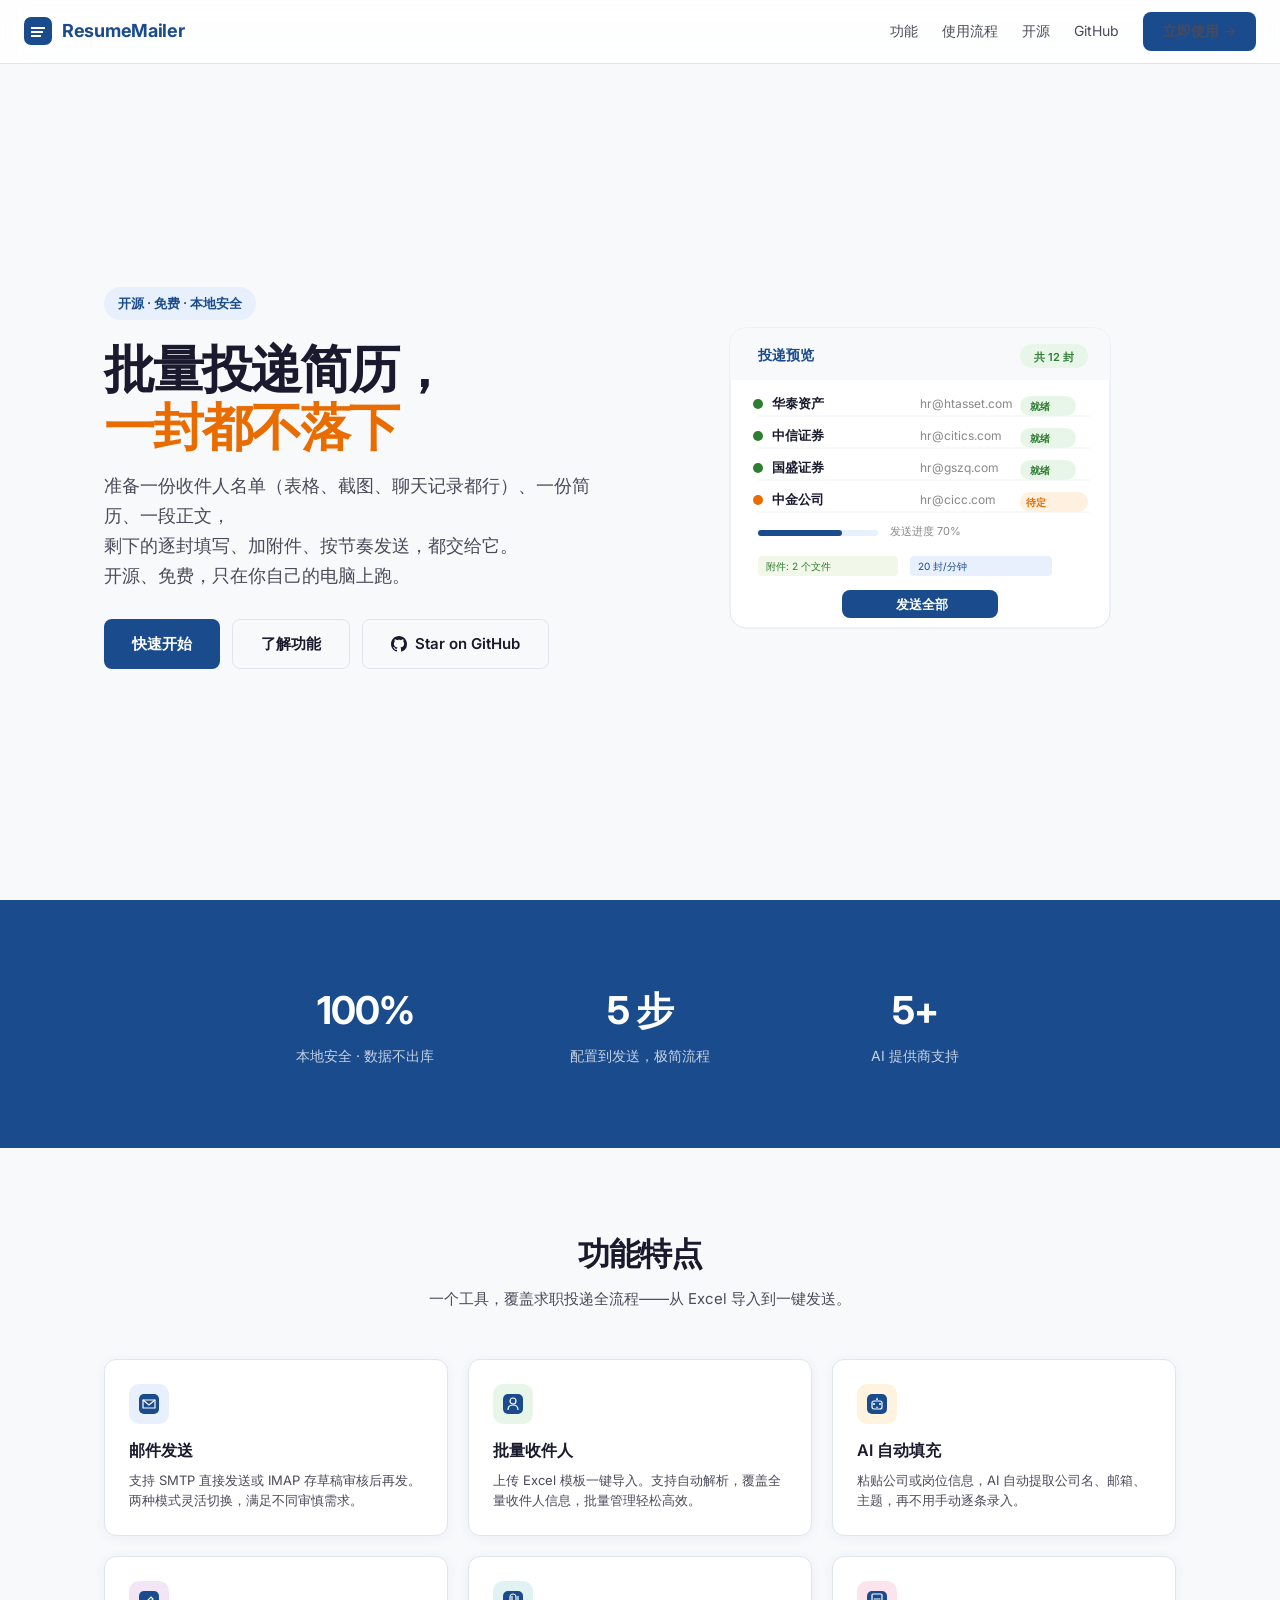
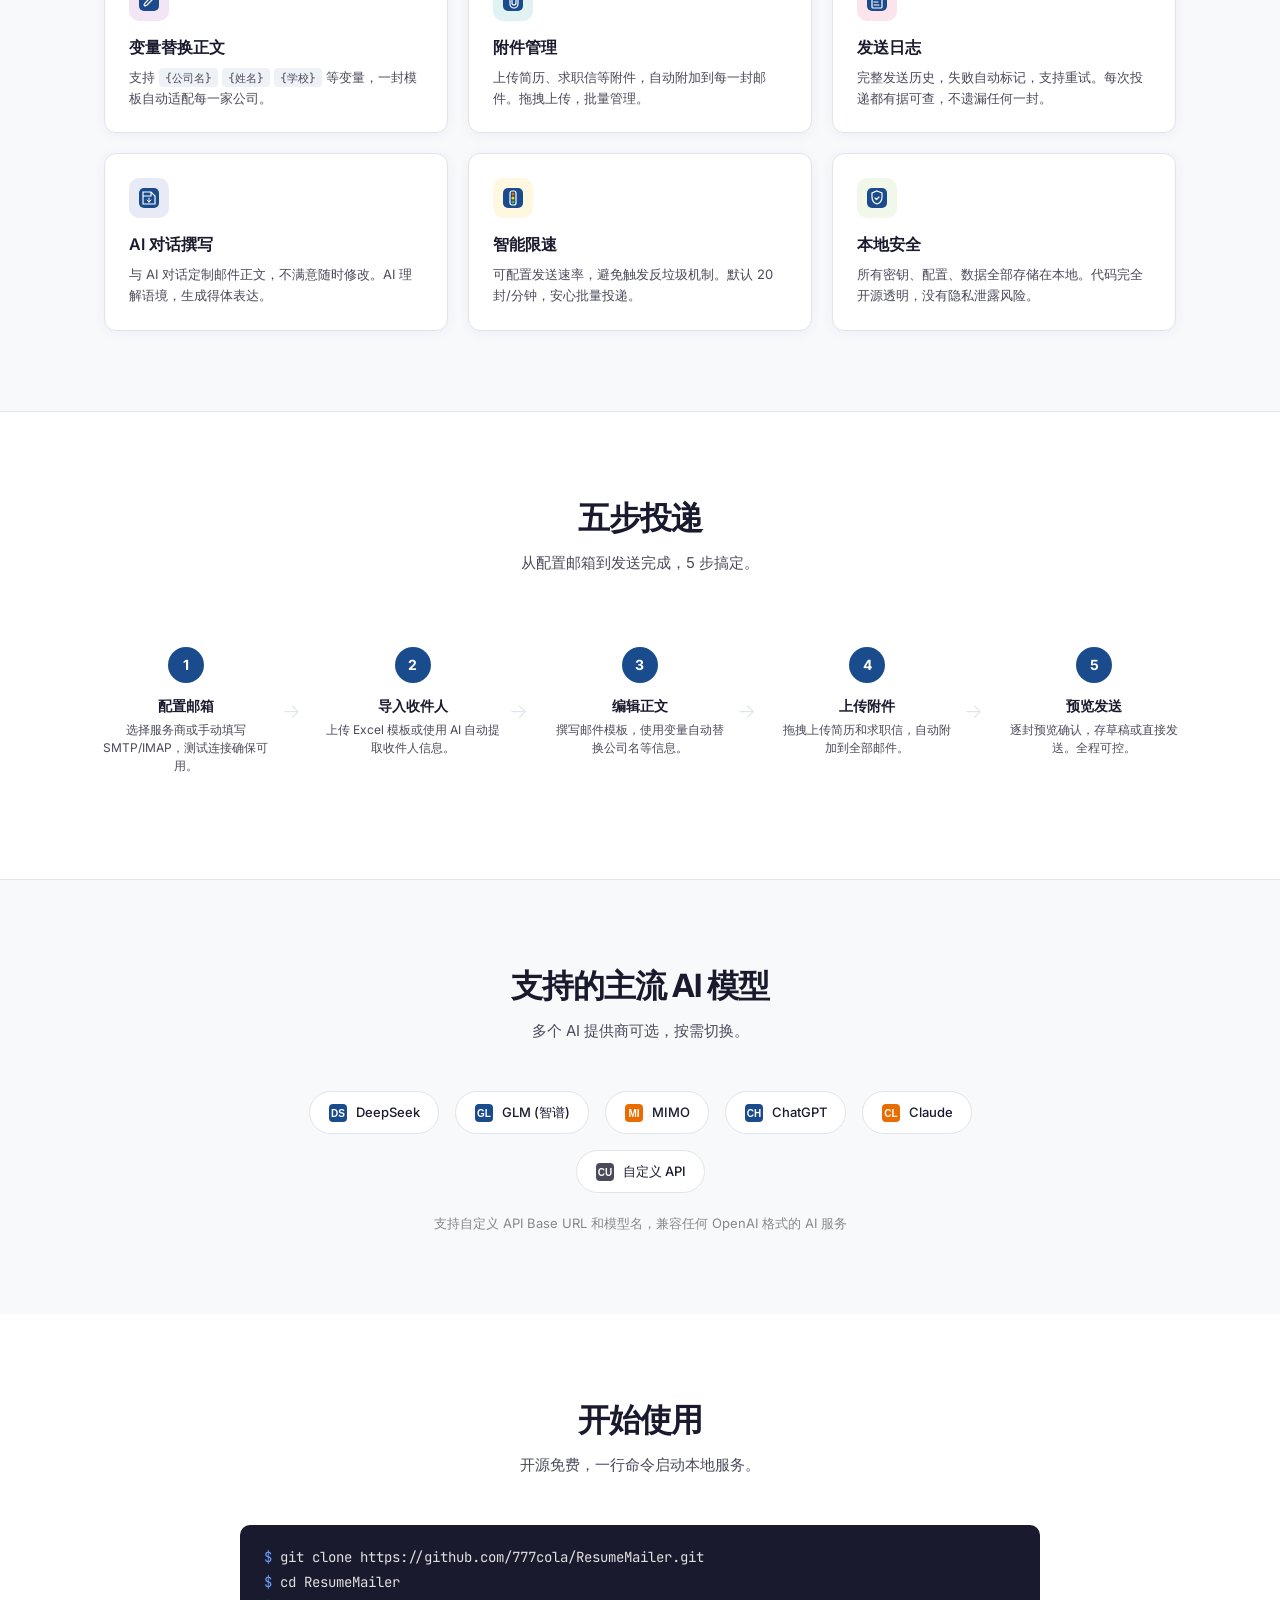
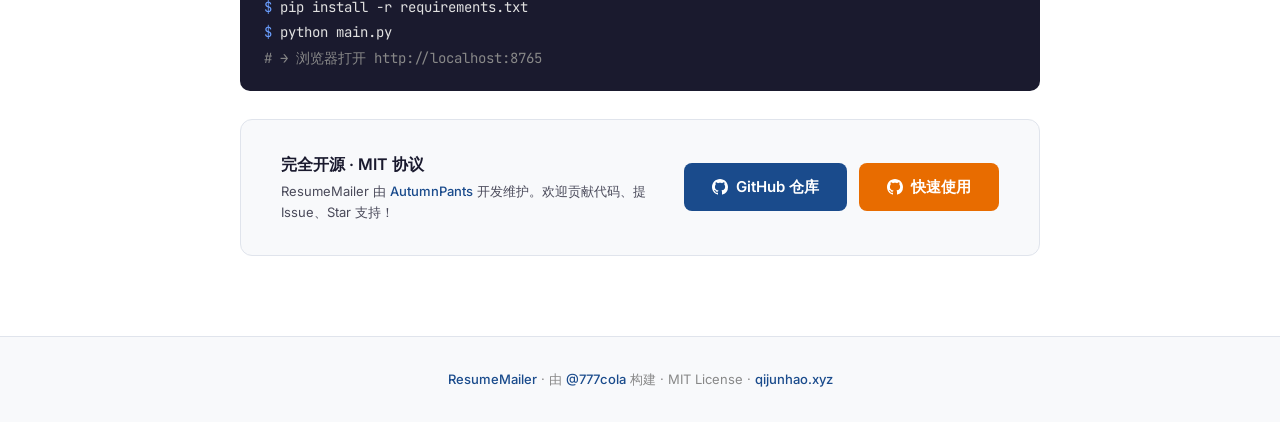
<file: index.html>
<!DOCTYPE html>
<html lang="zh-CN">
<head>
<meta charset="UTF-8">
<meta name="viewport" content="width=device-width, initial-scale=1.0">
<title>ResumeMailer · 简历投递助手 — 批量发送求职邮件</title>
<link rel="icon" type="image/svg+xml" href="data:image/svg+xml,%3Csvg xmlns='http://www.w3.org/2000/svg' width='32' height='32' viewBox='0 0 32 32'%3E%3Crect width='32' height='32' rx='7' fill='%231A4B8C'/%3E%3Cpath d='M9 12h14v2H9zm0 4h12v2H9zm0 4h10v2H9z' fill='%23fff'/%3E%3C/svg%3E">
<link rel="preconnect" href="https://fonts.googleapis.com">
<link rel="preconnect" href="https://fonts.gstatic.com" crossorigin>
<link href="https://fonts.googleapis.com/css2?family=Inter:opsz,wght@14..32,400..700&family=JetBrains+Mono:wght@400..600&display=swap" rel="stylesheet">
<style>
/* ── Reset & Base ── */
*,*::before,*::after{box-sizing:border-box;margin:0;padding:0}
html{scroll-behavior:smooth}
body{font-family:'Inter',-apple-system,BlinkMacSystemFont,'Segoe UI','PingFang SC','Microsoft YaHei',sans-serif;background:#f8f9fb;color:#1a1a2e;line-height:1.6;-webkit-font-smoothing:antialiased}
img{max-width:100%;display:block}
a{color:inherit;text-decoration:none}
code{font-family:'JetBrains Mono',monospace;font-size:.875em;background:#eef2f7;padding:2px 6px;border-radius:4px}

/* ── Colors ── */
:root{
  --primary:#1A4B8C;
  --primary-dark:#0f3260;
  --primary-light:#e8f0fe;
  --accent:#E86C00;
  --accent-light:#fff0e0;
  --bg:#f8f9fb;
  --card:#ffffff;
  --text:#1a1a2e;
  --text-mid:#4a4a5a;
  --text-light:#888;
  --border:#e0e4ec;
  --shadow:0 2px 12px rgba(26,75,140,.06);
}

/* ── Navigation ── */
nav{
  position:sticky;top:0;z-index:100;
  display:flex;align-items:center;justify-content:space-between;
  padding:0 24px;height:64px;
  background:rgba(255,255,255,.85);backdrop-filter:blur(12px);
  border-bottom:1px solid var(--border);
}
.nav-brand{display:flex;align-items:center;gap:10px;font-size:18px;font-weight:700;color:var(--primary);letter-spacing:-.3px}
.nav-brand svg{flex-shrink:0}
.nav-links{display:flex;align-items:center;gap:24px}
.nav-links a{font-size:14px;color:var(--text-mid);transition:color .2s}
.nav-links a:hover{color:var(--primary)}
.nav-cta{
  padding:8px 20px;background:var(--primary);color:#fff;border-radius:8px;
  font-size:14px;font-weight:600;transition:background .2s,transform .15s;
}
.nav-cta:hover{background:var(--primary-dark);transform:translateY(-1px)}
@media(max-width:640px){
  .nav-links a:not(.nav-cta){display:none}
  nav{padding:0 16px}
}

/* ── Hero ── */
.hero{
  display:grid;grid-template-columns:1fr 1fr;gap:48px;
  max-width:1120px;margin:0 auto;padding:72px 24px 80px;
  min-height:calc(100dvh - 64px);align-content:center;
}
.hero-left{display:flex;flex-direction:column;justify-content:center}
.hero-badge{
  display:inline-flex;align-items:center;gap:6px;
  padding:6px 14px;background:var(--primary-light);color:var(--primary);
  border-radius:100px;font-size:13px;font-weight:600;
  margin-bottom:20px;width:fit-content;
}
.hero h1{
  font-size:clamp(2rem,4.5vw,3.2rem);font-weight:700;letter-spacing:-.04em;line-height:1.12;
  text-wrap:balance;margin-bottom:16px;
}
.hero h1 span{color:var(--accent)}
.hero p{
  font-size:clamp(1rem,1.5vw,1.1rem);color:var(--text-mid);
  max-width:65ch;line-height:1.7;margin-bottom:28px;
}
.hero-actions{display:flex;gap:12px;flex-wrap:wrap}
.btn-primary{
  padding:12px 28px;background:var(--primary);color:#fff;border:none;
  border-radius:8px;font-size:15px;font-weight:600;cursor:pointer;
  transition:background .2s,transform .15s;
  display:inline-flex;align-items:center;gap:8px;
}
.btn-primary:hover{background:var(--primary-dark);transform:translateY(-1px)}
.btn-outline{
  padding:12px 28px;background:transparent;color:var(--text);border:1px solid var(--border);
  border-radius:8px;font-size:15px;font-weight:600;cursor:pointer;
  transition:all .2s;
  display:inline-flex;align-items:center;gap:8px;
}
.btn-outline:hover{border-color:var(--primary);color:var(--primary);background:var(--primary-light)}
.btn-accent{
  padding:12px 28px;background:var(--accent);color:#fff;border:none;
  border-radius:8px;font-size:15px;font-weight:600;cursor:pointer;
  transition:background .2s,transform .15s;
  display:inline-flex;align-items:center;gap:8px;
}
.btn-accent:hover{background:#d46100;transform:translateY(-1px)}

/* Hero right - visual */
.hero-visual{
  display:flex;align-items:center;justify-content:center;
  position:relative;
}
@media(max-width:768px){
  .hero{grid-template-columns:1fr;padding:48px 20px 60px;min-height:auto;gap:32px}
  .hero-visual{order:-1}
}

/* ── Section shared ── */
section{padding:80px 24px}
.section-header{text-align:center;margin-bottom:48px}
.section-header h2{font-size:clamp(1.5rem,3vw,2rem);font-weight:700;letter-spacing:-.03em;margin-bottom:8px}
.section-header p{color:var(--text-mid);max-width:60ch;margin:0 auto;font-size:15px}

/* ── Features ── */
.features{max-width:1120px;margin:0 auto}
.feature-grid{display:grid;grid-template-columns:repeat(3,1fr);gap:20px}
.feature-card{
  background:var(--card);border-radius:12px;padding:24px;
  box-shadow:var(--shadow);border:1px solid var(--border);
  transition:transform .2s,box-shadow .2s;
}
.feature-card:hover{transform:translateY(-2px);box-shadow:0 6px 24px rgba(26,75,140,.1)}
.feature-icon{width:40px;height:40px;border-radius:10px;display:flex;align-items:center;justify-content:center;margin-bottom:14px}
.feature-card h3{font-size:16px;font-weight:600;margin-bottom:6px}
.feature-card p{font-size:13px;color:var(--text-mid);line-height:1.6}
@media(max-width:768px){.feature-grid{grid-template-columns:repeat(2,1fr)}}
@media(max-width:480px){.feature-grid{grid-template-columns:1fr}}

/* ── How it works ── */
.how-it-works{background:#fff;border-top:1px solid var(--border);border-bottom:1px solid var(--border)}
.how-container{max-width:1120px;margin:0 auto}
.steps{display:grid;grid-template-columns:repeat(5,1fr);gap:16px;counter-reset:step}
.step-card{text-align:center;padding:24px 16px;position:relative}
.step-card::after{
  content:'→';position:absolute;right:-10px;top:50%;transform:translateY(-50%);
  font-size:20px;color:var(--border);font-weight:300;
}
.step-card:last-child::after{display:none}
.step-num{
  width:36px;height:36px;border-radius:50%;background:var(--primary);color:#fff;
  display:flex;align-items:center;justify-content:center;
  font-size:14px;font-weight:700;margin:0 auto 12px;
}
.step-card h3{font-size:14px;font-weight:600;margin-bottom:4px}
.step-card p{font-size:12px;color:var(--text-mid);line-height:1.5}
@media(max-width:768px){
  .steps{grid-template-columns:1fr 1fr;gap:12px}
  .step-card::after{display:none}
  .step-card{padding:16px 12px;background:#f8f9fb;border-radius:10px}
}
@media(max-width:480px){.steps{grid-template-columns:1fr}}

/* ── AI Providers ── */
.providers{text-align:center}
.providers-grid{display:flex;flex-wrap:wrap;justify-content:center;gap:16px;max-width:720px;margin:0 auto}
.provider-chip{
  display:flex;align-items:center;gap:8px;
  padding:10px 18px;background:var(--card);border:1px solid var(--border);border-radius:100px;
  font-size:13px;font-weight:500;transition:all .2s;
}
.provider-chip:hover{border-color:var(--primary);box-shadow:0 2px 8px rgba(26,75,140,.08)}
.provider-chip .logo{width:20px;height:20px;border-radius:4px;display:flex;align-items:center;justify-content:center;font-size:14px;flex-shrink:0}

/* ── Stats ── */
.stats{background:var(--primary);color:#fff}
.stats-grid{max-width:800px;margin:0 auto;display:grid;grid-template-columns:repeat(3,1fr);gap:24px;text-align:center}
.stat-item .num{font-size:clamp(2rem,3vw,2.8rem);font-weight:700;letter-spacing:-.03em}
.stat-item .label{font-size:14px;opacity:.75;margin-top:4px}

/* ── Open Source ── */
.oss{background:#fff}
.oss-content{max-width:800px;margin:0 auto;text-align:center}
.oss-card{
  background:var(--bg);border-radius:12px;padding:32px 40px;margin-top:28px;
  display:flex;align-items:center;justify-content:space-between;gap:24px;
  border:1px solid var(--border);text-align:left;
}
.oss-card-left h3{font-size:16px;font-weight:600;margin-bottom:4px}
.oss-card-left p{font-size:13px;color:var(--text-mid)}
.oss-card-right{display:flex;gap:12px;flex-shrink:0}
@media(max-width:640px){
  .oss-card{flex-direction:column;text-align:center;padding:24px}
  .oss-card-right{width:100%}
  .oss-card-right .btn-primary,.oss-card-right .btn-outline{flex:1;justify-content:center}
}

/* ── Footer ── */
footer{
  text-align:center;padding:32px 24px;
  border-top:1px solid var(--border);
  font-size:13px;color:var(--text-light);
}
footer a{color:var(--primary);font-weight:500}
footer a:hover{text-decoration:underline}

/* ── Toast / Animation helpers ── */
@keyframes fadeUp{from{opacity:0;transform:translateY(20px)}to{opacity:1;transform:translateY(0)}}
.animate-in{animation:fadeUp .6s ease-out both}
.delay-1{animation-delay:.1s}
.delay-2{animation-delay:.2s}
.delay-3{animation-delay:.3s}
.delay-4{animation-delay:.4s}
@media(prefers-reduced-motion:reduce){.animate-in{animation:none}}

/* ── Responsive ── */
@media(max-width:480px){
  section{padding:48px 16px}
  .section-header{margin-bottom:28px}
  .hero-actions{flex-direction:column}
  .hero-actions .btn-primary,.hero-actions .btn-accent,.hero-actions .btn-outline{width:100%;justify-content:center}
  .stat-item .num{font-size:1.5rem}
}
</style>
</head>
<body>

<!-- ── Navigation ── -->
<nav>
  <a href="#" class="nav-brand">
    <svg width="28" height="28" viewBox="0 0 28 28" fill="none"><rect width="28" height="28" rx="7" fill="#1A4B8C"/><path d="M7 10h14v2H7zm0 4h12v2H7zm0 4h10v2H7z" fill="#fff"/></svg>
    ResumeMailer
  </a>
  <div class="nav-links">
    <a href="#features">功能</a>
    <a href="#how">使用流程</a>
    <a href="#oss">开源</a>
    <a href="https://github.com/777cola/ResumeMailer" target="_blank" rel="noopener">GitHub</a>
    <a href="#oss" class="nav-cta">立即使用 →</a>
  </div>
</nav>

<!-- ── Hero ── -->
<section class="hero" id="hero">
  <div class="hero-left">
    <div class="hero-badge animate-in">开源 · 免费 · 本地安全</div>
    <h1 class="animate-in delay-1">批量投递简历，<br><span>一封都不落下</span></h1>
    <p class="animate-in delay-2">
      准备一份收件人名单（表格、截图、聊天记录都行）、一份简历、一段正文，<br>
      剩下的逐封填写、加附件、按节奏发送，都交给它。<br>
      开源、免费，只在你自己的电脑上跑。
    </p>
    <div class="hero-actions animate-in delay-3">
      <a href="#oss" class="btn-primary">快速开始</a>
      <a href="#features" class="btn-outline">了解功能</a>
      <a href="https://github.com/777cola/ResumeMailer" target="_blank" rel="noopener" class="btn-outline">
        <svg width="16" height="16" viewBox="0 0 16 16" fill="currentColor"><path d="M8 0C3.58 0 0 3.58 0 8c0 3.54 2.29 6.53 5.47 7.59.4.07.55-.17.55-.38 0-.19-.01-.82-.01-1.49-2.01.37-2.53-.49-2.69-.94-.09-.23-.48-.94-.82-1.13-.28-.15-.68-.52-.01-.53.63-.01 1.08.58 1.23.82.72 1.21 1.87.87 2.33.66.07-.52.28-.87.51-1.07-1.78-.2-3.64-.89-3.64-3.95 0-.87.31-1.59.82-2.15-.08-.2-.36-1.02.08-2.12 0 0 .67-.21 2.2.82.64-.18 1.32-.27 2-.27.68 0 1.36.09 2 .27 1.53-1.04 2.2-.82 2.2-.82.44 1.1.16 1.92.08 2.12.51.56.82 1.27.82 2.15 0 3.07-1.87 3.75-3.65 3.95.29.25.54.73.54 1.48 0 1.07-.01 1.93-.01 2.2 0 .21.15.46.55.38A8.013 8.013 0 0016 8c0-4.42-3.58-8-8-8z"/></svg>
        Star on GitHub
      </a>
    </div>
  </div>
  <div class="hero-visual animate-in delay-2">
    <svg width="420" height="340" viewBox="0 0 420 340" fill="none" xmlns="http://www.w3.org/2000/svg" style="max-width:100%;height:auto">
      <!-- Card background -->
      <rect x="20" y="20" width="380" height="300" rx="16" fill="white" stroke="#e0e4ec" stroke-width="1"/>
      <!-- Card header -->
      <rect x="20" y="20" width="380" height="52" rx="16" fill="#f8f9fb"/>
      <rect x="20" y="52" width="380" height="20" fill="#f8f9fb"/>
      <text x="48" y="52" font-family="Inter,system-ui,sans-serif" font-size="14" font-weight="600" fill="#1A4B8C">投递预览</text>
      <rect x="310" y="36" width="68" height="24" rx="12" fill="#e8f5e9"/>
      <text x="324" y="53" font-family="Inter,system-ui,sans-serif" font-size="11" font-weight="600" fill="#2e7d32">共 12 封</text>
      <!-- Row 1 -->
      <circle cx="48" cy="96" r="5" fill="#2e7d32"/>
      <text x="62" y="100" font-family="Inter,system-ui,sans-serif" font-size="13" font-weight="600" fill="#1a1a2e">华泰资产</text>
      <text x="210" y="100" font-family="Inter,system-ui,sans-serif" font-size="12" fill="#888">hr@htasset.com</text>
      <rect x="310" y="88" width="56" height="20" rx="10" fill="#e8f5e9"/>
      <text x="320" y="102" font-family="Inter,system-ui,sans-serif" font-size="10" font-weight="600" fill="#2e7d32">就绪</text>
      <line x1="48" y1="108" x2="380" y2="108" stroke="#f0f2f5" stroke-width="1"/>
      <!-- Row 2 -->
      <circle cx="48" cy="128" r="5" fill="#2e7d32"/>
      <text x="62" y="132" font-family="Inter,system-ui,sans-serif" font-size="13" font-weight="600" fill="#1a1a2e">中信证券</text>
      <text x="210" y="132" font-family="Inter,system-ui,sans-serif" font-size="12" fill="#888">hr@citics.com</text>
      <rect x="310" y="120" width="56" height="20" rx="10" fill="#e8f5e9"/>
      <text x="320" y="134" font-family="Inter,system-ui,sans-serif" font-size="10" font-weight="600" fill="#2e7d32">就绪</text>
      <line x1="48" y1="140" x2="380" y2="140" stroke="#f0f2f5" stroke-width="1"/>
      <!-- Row 3 -->
      <circle cx="48" cy="160" r="5" fill="#2e7d32"/>
      <text x="62" y="164" font-family="Inter,system-ui,sans-serif" font-size="13" font-weight="600" fill="#1a1a2e">国盛证券</text>
      <text x="210" y="164" font-family="Inter,system-ui,sans-serif" font-size="12" fill="#888">hr@gszq.com</text>
      <rect x="310" y="152" width="56" height="20" rx="10" fill="#e8f5e9"/>
      <text x="320" y="166" font-family="Inter,system-ui,sans-serif" font-size="10" font-weight="600" fill="#2e7d32">就绪</text>
      <line x1="48" y1="172" x2="380" y2="172" stroke="#f0f2f5" stroke-width="1"/>
      <!-- Row 4 (pending) -->
      <circle cx="48" cy="192" r="5" fill="#E86C00"/>
      <text x="62" y="196" font-family="Inter,system-ui,sans-serif" font-size="13" font-weight="600" fill="#1a1a2e">中金公司</text>
      <text x="210" y="196" font-family="Inter,system-ui,sans-serif" font-size="12" fill="#888">hr@cicc.com</text>
      <rect x="310" y="184" width="68" height="20" rx="10" fill="#fff0e0"/>
      <text x="316" y="198" font-family="Inter,system-ui,sans-serif" font-size="10" font-weight="600" fill="#E86C00">待定</text>
      <line x1="48" y1="204" x2="380" y2="204" stroke="#f0f2f5" stroke-width="1"/>
      <!-- Progress bar -->
      <rect x="48" y="222" width="120" height="6" rx="3" fill="#e8f0fe"/>
      <rect x="48" y="222" width="84" height="6" rx="3" fill="#1A4B8C"/>
      <text x="180" y="227" font-family="Inter,system-ui,sans-serif" font-size="11" fill="#888">发送进度 70%</text>
      <!-- Stats row -->
      <rect x="48" y="248" width="140" height="20" rx="4" fill="#f1f8e9"/>
      <text x="56" y="262" font-family="Inter,system-ui,sans-serif" font-size="10" fill="#2e7d32">附件: 2 个文件</text>
      <rect x="200" y="248" width="142" height="20" rx="4" fill="#e8f0fe"/>
      <text x="208" y="262" font-family="Inter,system-ui,sans-serif" font-size="10" fill="#1A4B8C">20 封/分钟</text>
      <!-- Send button -->
      <rect x="132" y="282" width="156" height="28" rx="8" fill="#1A4B8C"/>
      <text x="186" y="301" font-family="Inter,system-ui,sans-serif" font-size="13" font-weight="600" fill="white">发送全部</text>
    </svg>
  </div>
</section>

<!-- ── Stats ── -->
<section class="stats">
  <div class="stats-grid">
    <div class="stat-item"><div class="num">100%</div><div class="label">本地安全 · 数据不出库</div></div>
    <div class="stat-item"><div class="num">5 步</div><div class="label">配置到发送，极简流程</div></div>
    <div class="stat-item"><div class="num">5+</div><div class="label">AI 提供商支持</div></div>
  </div>
</section>

<!-- ── Features ── -->
<section class="features" id="features">
  <div class="section-header">
    <h2>功能特点</h2>
    <p>一个工具，覆盖求职投递全流程——从 Excel 导入到一键发送。</p>
  </div>
  <div class="feature-grid">
    <div class="feature-card">
      <div class="feature-icon" style="background:#e8f0fe"><svg width="20" height="20" viewBox="0 0 20 20" fill="none" xmlns="http://www.w3.org/2000/svg"><rect width="20" height="20" rx="5" fill="#1A4B8C"/><path d="M4 6h12v8H4V6z" stroke="white" stroke-width="1.2" fill="none"/><path d="M4 6l6 5 6-5" stroke="white" stroke-width="1.2" fill="none"/></svg></div>
      <h3>邮件发送</h3>
      <p>支持 SMTP 直接发送或 IMAP 存草稿审核后再发。两种模式灵活切换，满足不同审慎需求。</p>
    </div>
    <div class="feature-card">
      <div class="feature-icon" style="background:#e8f5e9"><svg width="20" height="20" viewBox="0 0 20 20" fill="none" xmlns="http://www.w3.org/2000/svg"><rect width="20" height="20" rx="5" fill="#1A4B8C"/><circle cx="10" cy="7" r="3" stroke="white" stroke-width="1.2" fill="none"/><path d="M5 16c0-3 2-5 5-5s5 2 5 5" stroke="white" stroke-width="1.2" fill="none"/></svg></div>
      <h3>批量收件人</h3>
      <p>上传 Excel 模板一键导入。支持自动解析，覆盖全量收件人信息，批量管理轻松高效。</p>
    </div>
    <div class="feature-card">
      <div class="feature-icon" style="background:#fff3e0"><svg width="20" height="20" viewBox="0 0 20 20" fill="none" xmlns="http://www.w3.org/2000/svg"><rect width="20" height="20" rx="5" fill="#1A4B8C"/><path d="M10 3l1 3h-2l1-3z" fill="white"/><rect x="5" y="7" width="10" height="8" rx="2" fill="none" stroke="white" stroke-width="1.2"/><circle cx="7" cy="10" r="1" fill="white"/><circle cx="13" cy="10" r="1" fill="white"/><path d="M9 13c.5.5 1.5.5 2 0" stroke="white" stroke-width="1" fill="none"/></svg></div>
      <h3>AI 自动填充</h3>
      <p>粘贴公司或岗位信息，AI 自动提取公司名、邮箱、主题，再不用手动逐条录入。</p>
    </div>
    <div class="feature-card">
      <div class="feature-icon" style="background:#f3e5f5"><svg width="20" height="20" viewBox="0 0 20 20" fill="none" xmlns="http://www.w3.org/2000/svg"><rect width="20" height="20" rx="5" fill="#1A4B8C"/><path d="M5 14l1-2 6-6 2 2-6 6-2 1-1-1z" stroke="white" stroke-width="1.2" fill="none"/></svg></div>
      <h3>变量替换正文</h3>
      <p>支持 <code>{公司名}</code> <code>{姓名}</code> <code>{学校}</code> 等变量，一封模板自动适配每一家公司。</p>
    </div>
    <div class="feature-card">
      <div class="feature-icon" style="background:#e0f2f1"><svg width="20" height="20" viewBox="0 0 20 20" fill="none" xmlns="http://www.w3.org/2000/svg"><rect width="20" height="20" rx="5" fill="#1A4B8C"/><path d="M9 5v7a2 2 0 004 0V6a3 3 0 00-6 0v7a4 4 0 008 0V5" stroke="white" stroke-width="1.2" fill="none"/></svg></div>
      <h3>附件管理</h3>
      <p>上传简历、求职信等附件，自动附加到每一封邮件。拖拽上传，批量管理。</p>
    </div>
    <div class="feature-card">
      <div class="feature-icon" style="background:#fce4ec"><svg width="20" height="20" viewBox="0 0 20 20" fill="none" xmlns="http://www.w3.org/2000/svg"><rect width="20" height="20" rx="5" fill="#1A4B8C"/><rect x="5" y="3" width="10" height="14" rx="1" stroke="white" stroke-width="1.2" fill="none"/><path d="M7 8h6M7 11h4M7 14h5" stroke="white" stroke-width="1" stroke-linecap="round"/></svg></div>
      <h3>发送日志</h3>
      <p>完整发送历史，失败自动标记，支持重试。每次投递都有据可查，不遗漏任何一封。</p>
    </div>
    <div class="feature-card">
      <div class="feature-icon" style="background:#e8eaf6"><svg width="20" height="20" viewBox="0 0 20 20" fill="none" xmlns="http://www.w3.org/2000/svg"><rect width="20" height="20" rx="5" fill="#1A4B8C"/><path d="M4 4h8l4 4v8H4V4z" stroke="white" stroke-width="1.2" fill="none"/><path d="M4 8h8V4" stroke="white" stroke-width="1.2" fill="none"/><path d="M10 14l-2-2M10 14l2-2M10 14v-4" stroke="white" stroke-width="1" stroke-linecap="round"/></svg></div>
      <h3>AI 对话撰写</h3>
      <p>与 AI 对话定制邮件正文，不满意随时修改。AI 理解语境，生成得体表达。</p>
    </div>
    <div class="feature-card">
      <div class="feature-icon" style="background:#fff8e1"><svg width="20" height="20" viewBox="0 0 20 20" fill="none" xmlns="http://www.w3.org/2000/svg"><rect width="20" height="20" rx="5" fill="#1A4B8C"/><rect x="7" y="3" width="6" height="14" rx="2" stroke="white" stroke-width="1.2" fill="none"/><circle cx="10" cy="6" r="1.5" fill="#E86C00"/><circle cx="10" cy="10" r="1.5" fill="#FFD700"/><circle cx="10" cy="14" r="1.5" fill="#4CAF50"/></svg></div>
      <h3>智能限速</h3>
      <p>可配置发送速率，避免触发反垃圾机制。默认 20 封/分钟，安心批量投递。</p>
    </div>
    <div class="feature-card">
      <div class="feature-icon" style="background:#f1f8e9"><svg width="20" height="20" viewBox="0 0 20 20" fill="none" xmlns="http://www.w3.org/2000/svg"><rect width="20" height="20" rx="5" fill="#1A4B8C"/><path d="M10 3l5 2v4c0 4-2 6-5 7-3-1-5-3-5-7V5l5-2z" stroke="white" stroke-width="1.2" fill="none"/><path d="M8 10l1.5 1.5L12 9" stroke="white" stroke-width="1.2" stroke-linecap="round" stroke-linejoin="round"/></svg></div>
      <h3>本地安全</h3>
      <p>所有密钥、配置、数据全部存储在本地。代码完全开源透明，没有隐私泄露风险。</p>
    </div>
  </div>
</section>

<!-- ── How It Works ── -->
<section class="how-it-works" id="how">
  <div class="how-container">
    <div class="section-header">
      <h2>五步投递</h2>
      <p>从配置邮箱到发送完成，5 步搞定。</p>
    </div>
    <div class="steps">
      <div class="step-card">
        <div class="step-num">1</div>
        <h3>配置邮箱</h3>
        <p>选择服务商或手动填写 SMTP/IMAP，测试连接确保可用。</p>
      </div>
      <div class="step-card">
        <div class="step-num">2</div>
        <h3>导入收件人</h3>
        <p>上传 Excel 模板或使用 AI 自动提取收件人信息。</p>
      </div>
      <div class="step-card">
        <div class="step-num">3</div>
        <h3>编辑正文</h3>
        <p>撰写邮件模板，使用变量自动替换公司名等信息。</p>
      </div>
      <div class="step-card">
        <div class="step-num">4</div>
        <h3>上传附件</h3>
        <p>拖拽上传简历和求职信，自动附加到全部邮件。</p>
      </div>
      <div class="step-card">
        <div class="step-num">5</div>
        <h3>预览发送</h3>
        <p>逐封预览确认，存草稿或直接发送。全程可控。</p>
      </div>
    </div>
  </div>
</section>

<!-- ── AI Providers ── -->
<section class="providers">
  <div class="section-header">
    <h2>支持的主流 AI 模型</h2>
    <p>多个 AI 提供商可选，按需切换。</p>
  </div>
  <div class="providers-grid">
    <div class="provider-chip"><span class="logo"><svg width="18" height="18" viewBox="0 0 18 18" fill="none"><rect width="18" height="18" rx="4" fill="#1A4B8C"/><text x="9" y="13" text-anchor="middle" font-size="10" font-weight="700" fill="white" font-family="sans-serif">DS</text></svg></span> DeepSeek</div>
    <div class="provider-chip"><span class="logo"><svg width="18" height="18" viewBox="0 0 18 18" fill="none"><rect width="18" height="18" rx="4" fill="#1A4B8C"/><text x="9" y="13" text-anchor="middle" font-size="10" font-weight="700" fill="white" font-family="sans-serif">GL</text></svg></span> GLM (智谱)</div>
    <div class="provider-chip"><span class="logo"><svg width="18" height="18" viewBox="0 0 18 18" fill="none"><rect width="18" height="18" rx="4" fill="#E86C00"/><text x="9" y="13" text-anchor="middle" font-size="10" font-weight="700" fill="white" font-family="sans-serif">MI</text></svg></span> MIMO</div>
    <div class="provider-chip"><span class="logo"><svg width="18" height="18" viewBox="0 0 18 18" fill="none"><rect width="18" height="18" rx="4" fill="#1A4B8C"/><text x="9" y="13" text-anchor="middle" font-size="10" font-weight="700" fill="white" font-family="sans-serif">CH</text></svg></span> ChatGPT</div>
    <div class="provider-chip"><span class="logo"><svg width="18" height="18" viewBox="0 0 18 18" fill="none"><rect width="18" height="18" rx="4" fill="#E86C00"/><text x="9" y="13" text-anchor="middle" font-size="10" font-weight="700" fill="white" font-family="sans-serif">CL</text></svg></span> Claude</div>
    <div class="provider-chip"><span class="logo"><svg width="18" height="18" viewBox="0 0 18 18" fill="none"><rect width="18" height="18" rx="4" fill="#4a4a5a"/><text x="9" y="13" text-anchor="middle" font-size="10" font-weight="700" fill="white" font-family="sans-serif">CU</text></svg></span> 自定义 API</div>
  </div>
  <p style="margin-top:20px;font-size:13px;color:var(--text-light);">支持自定义 API Base URL 和模型名，兼容任何 OpenAI 格式的 AI 服务</p>
</section>

<!-- ── Open Source / Get Started ── -->
<section class="oss" id="oss">
  <div class="oss-content">
    <div class="section-header">
      <h2>开始使用</h2>
      <p>开源免费，一行命令启动本地服务。</p>
    </div>
    <div style="background:#1a1a2e;color:#e0e0e0;border-radius:10px;padding:20px 24px;text-align:left;font-family:'JetBrains Mono',monospace;font-size:14px;line-height:1.8;overflow-x:auto;margin-bottom:24px;">
      <span style="color:#6b9fff">$</span> git clone https://github.com/777cola/ResumeMailer.git<br>
      <span style="color:#6b9fff">$</span> cd ResumeMailer<br>
      <span style="color:#6b9fff">$</span> pip install -r requirements.txt<br>
      <span style="color:#6b9fff">$</span> python main.py<br>
      <span style="color:#888"># → 浏览器打开 http://localhost:8765</span>
    </div>
    <div class="oss-card">
      <div class="oss-card-left">
        <h3>完全开源 · MIT 协议</h3>
        <p>ResumeMailer 由 <a href="https://github.com/777cola" style="color:var(--primary);font-weight:500;">AutumnPants</a> 开发维护。欢迎贡献代码、提 Issue、Star 支持！</p>
      </div>
      <div class="oss-card-right">
        <a href="https://github.com/777cola/ResumeMailer" target="_blank" rel="noopener" class="btn-primary">
          <svg width="16" height="16" viewBox="0 0 16 16" fill="currentColor"><path d="M8 0C3.58 0 0 3.58 0 8c0 3.54 2.29 6.53 5.47 7.59.4.07.55-.17.55-.38 0-.19-.01-.82-.01-1.49-2.01.37-2.53-.49-2.69-.94-.09-.23-.48-.94-.82-1.13-.28-.15-.68-.52-.01-.53.63-.01 1.08.58 1.23.82.72 1.21 1.87.87 2.33.66.07-.52.28-.87.51-1.07-1.78-.2-3.64-.89-3.64-3.95 0-.87.31-1.59.82-2.15-.08-.2-.36-1.02.08-2.12 0 0 .67-.21 2.2.82.64-.18 1.32-.27 2-.27.68 0 1.36.09 2 .27 1.53-1.04 2.2-.82 2.2-.82.44 1.1.16 1.92.08 2.12.51.56.82 1.27.82 2.15 0 3.07-1.87 3.75-3.65 3.95.29.25.54.73.54 1.48 0 1.07-.01 1.93-.01 2.2 0 .21.15.46.55.38A8.013 8.013 0 0016 8c0-4.42-3.58-8-8-8z"/></svg>
          GitHub 仓库
        </a>
        <a href="https://github.com/777cola/ResumeMailer" target="_blank" rel="noopener" class="btn-accent">
          <svg width="16" height="16" viewBox="0 0 16 16" fill="currentColor"><path d="M8 0C3.58 0 0 3.58 0 8c0 3.54 2.29 6.53 5.47 7.59.4.07.55-.17.55-.38 0-.19-.01-.82-.01-1.49-2.01.37-2.53-.49-2.69-.94-.09-.23-.48-.94-.82-1.13-.28-.15-.68-.52-.01-.53.63-.01 1.08.58 1.23.82.72 1.21 1.87.87 2.33.66.07-.52.28-.87.51-1.07-1.78-.2-3.64-.89-3.64-3.95 0-.87.31-1.59.82-2.15-.08-.2-.36-1.02.08-2.12 0 0 .67-.21 2.2.82.64-.18 1.32-.27 2-.27.68 0 1.36.09 2 .27 1.53-1.04 2.2-.82 2.2-.82.44 1.1.16 1.92.08 2.12.51.56.82 1.27.82 2.15 0 3.07-1.87 3.75-3.65 3.95.29.25.54.73.54 1.48 0 1.07-.01 1.93-.01 2.2 0 .21.15.46.55.38A8.013 8.013 0 0016 8c0-4.42-3.58-8-8-8z"/></svg>
          快速使用
        </a>
      </div>
    </div>
  </div>
</section>

<!-- ── Footer ── -->
<footer>
  <p>
    <a href="https://github.com/777cola/ResumeMailer">ResumeMailer</a>
    · 由 <a href="https://github.com/777cola">@777cola</a> 构建
    · MIT License
    · <a href="https://qijunhao.xyz">qijunhao.xyz</a>
  </p>
</footer>

</body>
</html>
</file>
